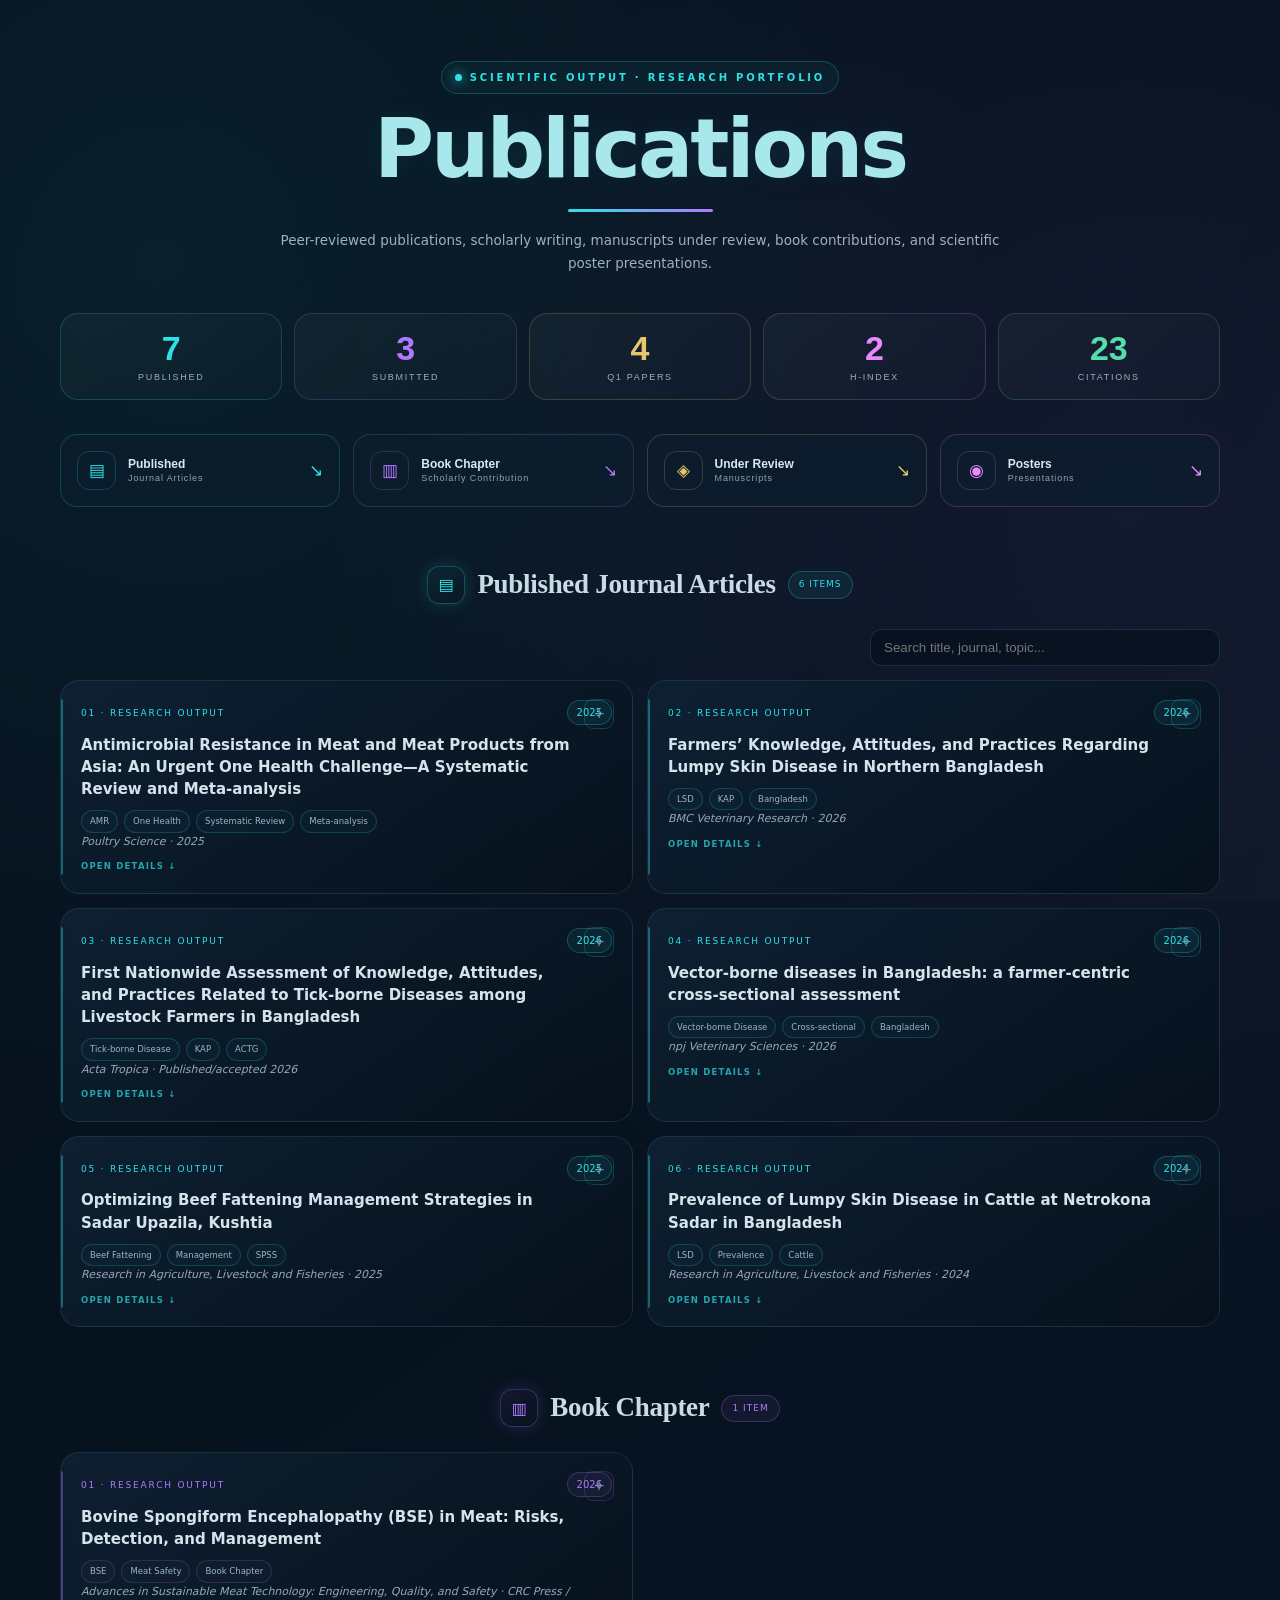
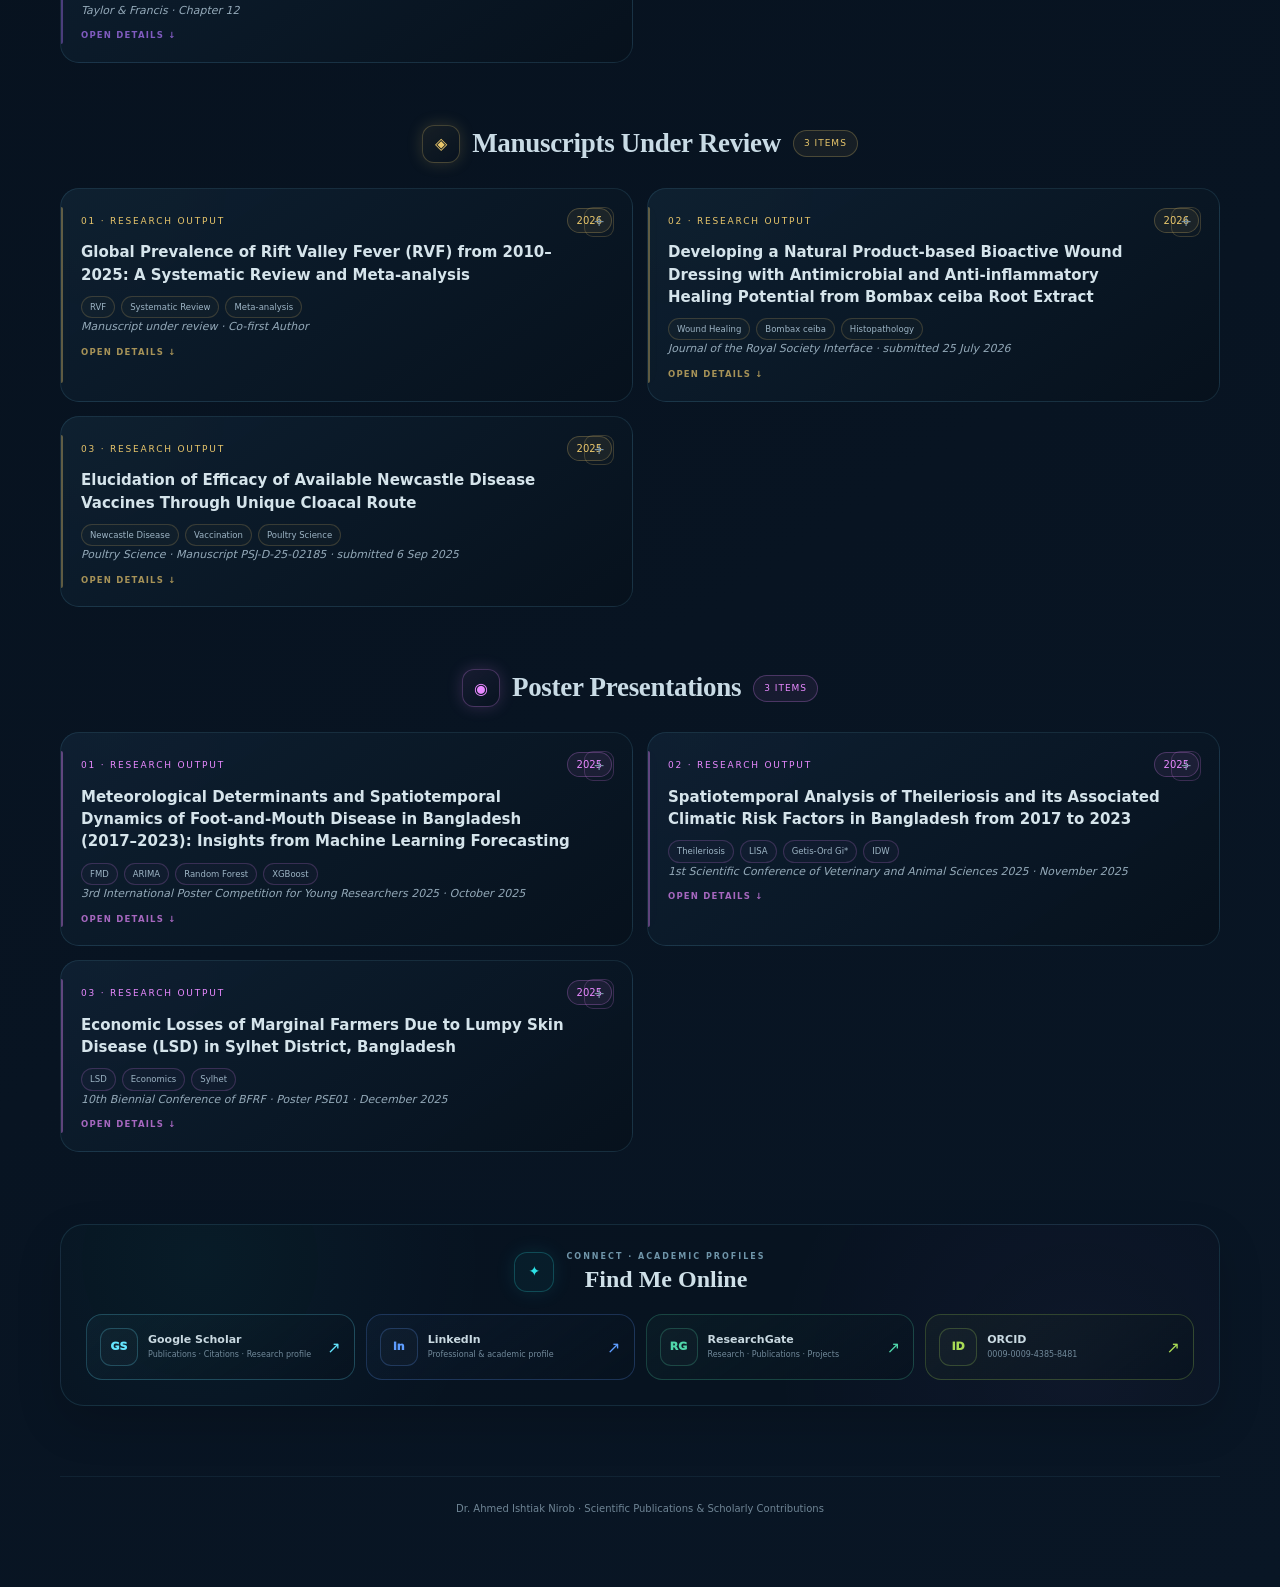
<file: publications.html>
<!DOCTYPE html>
<html lang="en">
<head>
<meta charset="utf-8">
<meta name="viewport" content="width=device-width, initial-scale=1, viewport-fit=cover">
<title>Publications · Dr. Ahmed Ishtiak Nirob</title>
<style>
:root{
 --bg:#06101c;--bg2:#091625;--card:#0d1d2d;--card2:#102438;--text:#dbe8f2;--muted:#91a7ba;
 --cyan:#2de2e6;--blue:#6f8cff;--violet:#b277ff;--gold:#e8c66b;--pink:#e889ff;--green:#53dfaa;
 --line:rgba(120,205,235,.18);--white:rgba(235,244,250,.9);
}
*{box-sizing:border-box}
html{scroll-behavior:smooth;scroll-padding-top:35px}
body{margin:0;color:var(--text);background:
 radial-gradient(circle at 12% 8%,rgba(45,226,230,.07),transparent 27%),
 radial-gradient(circle at 88% 16%,rgba(178,119,255,.07),transparent 28%),
 linear-gradient(145deg,var(--bg),var(--bg2));font:14px/1.7 Inter,ui-sans-serif,system-ui,-apple-system,"Segoe UI",sans-serif;overflow-x:hidden}
body:before{content:"";position:fixed;inset:0;pointer-events:none;z-index:0;background:linear-gradient(110deg,transparent 38%,rgba(255,255,255,.018) 50%,transparent 62%);background-size:240% 100%;animation:softSweep 14s linear infinite}
@keyframes softSweep{to{background-position:-240% 0}}
@keyframes drift{0%,100%{transform:translateY(0)}50%{transform:translateY(-4px)}}
@keyframes glow{0%,100%{box-shadow:0 0 0 rgba(45,226,230,0)}50%{box-shadow:0 0 24px rgba(45,226,230,.13)}}
@keyframes colorShift{0%,100%{background-position:0% 50%}50%{background-position:100% 50%}}
@keyframes rise{from{opacity:0;transform:translateY(16px)}to{opacity:1;transform:none}}
.wrap{position:relative;z-index:1;width:min(1160px,calc(100% - 32px));margin:auto;padding:56px 0 70px}
.hero{text-align:center;padding:5px 0 30px}
.eyebrow{display:inline-flex;align-items:center;gap:8px;padding:7px 13px;border:1px solid rgba(45,226,230,.22);border-radius:999px;background:rgba(45,226,230,.045);color:var(--cyan);font-size:10px;font-weight:900;letter-spacing:2.8px;text-transform:uppercase;animation:glow 3.4s ease-in-out infinite}
.eyebrow i{width:7px;height:7px;border-radius:50%;background:var(--cyan);box-shadow:0 0 12px var(--cyan)}
h1{margin:15px 0 10px;font-size:clamp(46px,7vw,82px);line-height:.98;letter-spacing:-3px;color:#a8e8ec;text-shadow:0 0 28px rgba(45,226,230,.08)}
.hero-line{width:145px;height:3px;margin:20px auto 17px;border-radius:99px;background:linear-gradient(90deg,var(--cyan),var(--violet),var(--cyan));background-size:200% 100%;animation:colorShift 5s ease infinite}
.lead{max-width:720px;margin:auto;color:#9db1c1;font-size:13.5px}
.stats{display:grid;grid-template-columns:repeat(5,1fr);gap:12px;margin:8px 0 34px}
.stat{border:1px solid var(--stat-line);border-radius:18px;background:linear-gradient(145deg,rgba(255,255,255,.035),rgba(255,255,255,.012));padding:17px 10px;text-align:center;cursor:pointer;transition:transform .35s,box-shadow .35s,border-color .35s,background .35s;animation:drift 5s ease-in-out infinite}
.stat:nth-child(2){animation-delay:.3s}.stat:nth-child(3){animation-delay:.6s}.stat:nth-child(4){animation-delay:.9s}.stat:nth-child(5){animation-delay:1.2s}
.stat:hover{transform:translateY(-7px) scale(1.025);border-color:var(--stat);box-shadow:0 12px 34px var(--stat-glow),0 0 18px var(--stat-glow);background:linear-gradient(145deg,var(--stat-bg),rgba(255,255,255,.02))}
.stat b{display:block;color:var(--stat);font-size:34px;line-height:1.05;font-weight:850;transition:transform .35s,text-shadow .35s}
.stat:hover b{transform:scale(1.16);text-shadow:0 0 18px var(--stat)}
.stat span{display:block;margin-top:5px;color:#9eb0bf;font-size:9px;letter-spacing:1.7px;text-transform:uppercase}
.s-pub{--stat:var(--cyan);--stat-line:rgba(45,226,230,.2);--stat-glow:rgba(45,226,230,.14);--stat-bg:rgba(45,226,230,.055)}
.s-sub{--stat:var(--violet);--stat-line:rgba(178,119,255,.2);--stat-glow:rgba(178,119,255,.14);--stat-bg:rgba(178,119,255,.055)}
.s-q1{--stat:var(--gold);--stat-line:rgba(232,198,107,.2);--stat-glow:rgba(232,198,107,.13);--stat-bg:rgba(232,198,107,.045)}
.s-h{--stat:var(--pink);--stat-line:rgba(232,137,255,.2);--stat-glow:rgba(232,137,255,.13);--stat-bg:rgba(232,137,255,.045)}
.s-cite{--stat:var(--green);--stat-line:rgba(83,223,170,.2);--stat-glow:rgba(83,223,170,.13);--stat-bg:rgba(83,223,170,.045)}
.quick-nav{display:grid;grid-template-columns:repeat(4,1fr);gap:13px;margin:0 0 55px}
.nav-card{position:relative;display:flex;align-items:center;gap:12px;text-align:left;padding:16px;border-radius:17px;border:1px solid var(--nav-line);background:rgba(13,29,45,.76);color:var(--text);cursor:pointer;transition:.35s;overflow:hidden}
.nav-card:after{content:"";position:absolute;inset:0;background:linear-gradient(110deg,transparent,rgba(255,255,255,.035),transparent);transform:translateX(-120%);transition:.6s}
.nav-card:hover:after{transform:translateX(120%)}
.nav-card:hover{transform:translateY(-5px);box-shadow:0 16px 35px var(--nav-glow);border-color:var(--nav)}
.nav-icon{width:39px;height:39px;display:grid;place-items:center;border-radius:12px;border:1px solid var(--nav-line);color:var(--nav);font-size:17px;flex:none}
.nav-card b{display:block;font-size:12px}.nav-card small{display:block;color:#8fa4b5;font-size:9px;letter-spacing:.9px;margin-top:2px}.nav-card em{margin-left:auto;color:var(--nav);font-style:normal;font-size:17px;transition:.3s}.nav-card:hover em{transform:translate(3px,3px)}
.nav-pub{--nav:var(--cyan);--nav-line:rgba(45,226,230,.2);--nav-glow:rgba(45,226,230,.09)}
.nav-book{--nav:var(--violet);--nav-line:rgba(178,119,255,.2);--nav-glow:rgba(178,119,255,.09)}
.nav-review{--nav:var(--gold);--nav-line:rgba(232,198,107,.2);--nav-glow:rgba(232,198,107,.09)}
.nav-poster{--nav:var(--pink);--nav-line:rgba(232,137,255,.2);--nav-glow:rgba(232,137,255,.09)}
.section{margin:0 0 58px;scroll-margin-top:25px}
.section-head{display:flex;justify-content:center;align-items:center;gap:12px;margin-bottom:21px;text-align:center}
.section-title{display:flex;align-items:center;gap:12px}
.section-title h2{margin:0;font-family:Georgia,serif;font-size:27px;color:#dce8f0;letter-spacing:-.3px}
.section-mark{width:38px;height:38px;border-radius:12px;display:grid;place-items:center;font-family:system-ui;font-size:16px;border:1px solid var(--section-line);color:var(--section);background:var(--section-bg);box-shadow:0 0 18px var(--section-glow);animation:glow 3.1s ease-in-out infinite}
.section-count{padding:5px 10px;border:1px solid var(--section-line);border-radius:999px;color:var(--section);font-size:9px;letter-spacing:1px;text-transform:uppercase}
.sec-pub{--section:var(--cyan);--section-line:rgba(45,226,230,.2);--section-bg:rgba(45,226,230,.045);--section-glow:rgba(45,226,230,.1)}
.sec-book{--section:var(--violet);--section-line:rgba(178,119,255,.2);--section-bg:rgba(178,119,255,.045);--section-glow:rgba(178,119,255,.1)}
.sec-review{--section:var(--gold);--section-line:rgba(232,198,107,.2);--section-bg:rgba(232,198,107,.045);--section-glow:rgba(232,198,107,.1)}
.sec-poster{--section:var(--pink);--section-line:rgba(232,137,255,.2);--section-bg:rgba(232,137,255,.045);--section-glow:rgba(232,137,255,.1)}
.controls{display:flex;justify-content:flex-end;margin:0 0 14px}.search{width:min(350px,100%);padding:10px 13px;border-radius:12px;border:1px solid rgba(120,205,235,.16);background:rgba(7,17,28,.7);color:var(--text);outline:none}.search:focus{border-color:var(--cyan);box-shadow:0 0 18px rgba(45,226,230,.08)}
.grid{display:grid;grid-template-columns:1fr 1fr;gap:14px}
.paper{border:1px solid rgba(120,205,235,.15);border-radius:19px;background:linear-gradient(145deg,rgba(14,32,50,.9),rgba(8,19,31,.92));overflow:hidden;transition:.35s;animation:rise .55s both}
.paper:hover{transform:translateY(-6px);border-color:rgba(120,205,235,.34);box-shadow:0 18px 42px rgba(0,0,0,.22)}
.paper summary{list-style:none;cursor:pointer;padding:19px 20px;position:relative}.paper summary::-webkit-details-marker{display:none}
.paper summary:after{content:"+";position:absolute;right:18px;top:18px;width:28px;height:28px;display:grid;place-items:center;border:1px solid rgba(120,205,235,.16);border-radius:9px;color:#86a2b5;transition:.3s}.paper[open] summary:after{content:"−";color:var(--cyan);background:rgba(45,226,230,.05)}
.paper-num{font-size:9px;letter-spacing:1.8px;color:#7792a6;text-transform:uppercase}.paper-year{float:right;color:#a7bccb;font-size:10px;padding:3px 9px;border-radius:999px;border:1px solid rgba(120,205,235,.15)}
.paper-title{font-size:15px;font-weight:820;line-height:1.48;margin:10px 38px 9px 0;color:#dbe7ef}.paper-meta{color:#8fa5b6;font-size:11px;font-style:italic;margin-right:32px}.tags{display:flex;flex-wrap:wrap;gap:6px;margin-top:10px}.tags span{padding:3px 8px;border-radius:999px;color:#a9bfd0;border:1px solid rgba(120,205,235,.14);font-size:8.5px;background:rgba(120,205,235,.025)}
.openhint{margin-top:8px;color:#6f95a9;font-size:8.5px;font-weight:800;letter-spacing:1.2px;text-transform:uppercase}
.body{padding:0 20px 20px;animation:rise .35s both}.desc{margin:0 0 14px;color:#9eb2c1;font-size:12px;line-height:1.75}
.contrib{padding:13px 14px;border-radius:14px;border:1px solid rgba(83,223,170,.18);background:rgba(83,223,170,.035);position:relative;margin-bottom:14px}.contrib:before{content:"";position:absolute;left:0;top:10px;bottom:10px;width:3px;border-radius:4px;background:var(--green);box-shadow:0 0 10px rgba(83,223,170,.3)}.contrib-label{font-size:8.5px;letter-spacing:1.8px;text-transform:uppercase;color:var(--green);font-weight:900;margin-bottom:5px}.contrib-text{font-size:11.5px;color:#c9d9df}
.actions{display:flex;gap:9px}.view{width:100%;display:flex;justify-content:center;align-items:center;gap:7px;padding:11px 13px;border-radius:12px;text-decoration:none;color:#06131b;background:linear-gradient(100deg,var(--cyan),#86e8d4,var(--cyan));background-size:220% 100%;animation:colorShift 5s ease infinite;font-size:11px;font-weight:900;transition:.28s}.view:hover{transform:translateY(-3px);box-shadow:0 12px 25px rgba(45,226,230,.18)}.scholar{background:linear-gradient(100deg,#8c76ff,#c99cff,#8c76ff);color:#100a1d}.doi{margin-top:8px;color:#70899a;font-size:9px;word-break:break-all}
.empty{display:none;padding:25px;text-align:center;border:1px dashed rgba(120,205,235,.16);border-radius:15px;color:#7f96a7}
.footer{text-align:center;color:#6f8595;font-size:10px;margin-top:70px;padding-top:23px;border-top:1px solid rgba(120,205,235,.08)}
@media(max-width:850px){.stats{grid-template-columns:repeat(3,1fr)}.quick-nav{grid-template-columns:1fr 1fr}.grid{grid-template-columns:1fr}}
@media(max-width:540px){.wrap{width:calc(100% - 20px);padding-top:38px}.stats{grid-template-columns:1fr 1fr}.stats .stat:last-child{grid-column:span 2}.quick-nav{grid-template-columns:1fr}.section-title h2{font-size:23px}.section-head{flex-wrap:wrap}}
@media(prefers-reduced-motion:reduce){*,*:before,*:after{animation:none!important;transition:none!important}}

/* === LOWER SECTION NEON DETAIL UPGRADE === */
.section{--accent:var(--cyan);--accent-rgb:45,226,230;--accent-soft:rgba(45,226,230,.07);--accent-line:rgba(45,226,230,.24);--accent-glow:rgba(45,226,230,.18)}
.sec-pub{--accent:var(--cyan);--accent-rgb:45,226,230;--accent-soft:rgba(45,226,230,.065);--accent-line:rgba(45,226,230,.25);--accent-glow:rgba(45,226,230,.18)}
.sec-book{--accent:var(--violet);--accent-rgb:178,119,255;--accent-soft:rgba(178,119,255,.065);--accent-line:rgba(178,119,255,.25);--accent-glow:rgba(178,119,255,.18)}
.sec-review{--accent:var(--gold);--accent-rgb:232,198,107;--accent-soft:rgba(232,198,107,.065);--accent-line:rgba(232,198,107,.25);--accent-glow:rgba(232,198,107,.18)}
.sec-poster{--accent:var(--pink);--accent-rgb:232,137,255;--accent-soft:rgba(232,137,255,.065);--accent-line:rgba(232,137,255,.25);--accent-glow:rgba(232,137,255,.18)}

.section-title h2{
  color:#c9dbe5;
  transition:color .35s ease,text-shadow .35s ease,transform .35s ease;
}
.section-head:hover .section-title h2{
  color:var(--accent);
  text-shadow:0 0 18px var(--accent-glow);
  transform:translateY(-2px);
}
.section-mark{
  color:var(--accent);
  border-color:var(--accent-line);
  background:linear-gradient(145deg,var(--accent-soft),rgba(7,18,30,.25));
  box-shadow:0 0 16px var(--accent-glow);
  transition:transform .35s ease,box-shadow .35s ease,background .35s ease;
}
.section-head:hover .section-mark{
  transform:scale(1.1) rotate(-3deg);
  box-shadow:0 0 24px var(--accent-glow),inset 0 0 16px var(--accent-soft);
}
.section-count{
  color:var(--accent);
  border-color:var(--accent-line);
  background:var(--accent-soft);
  transition:transform .3s ease,box-shadow .3s ease,text-shadow .3s ease;
}
.section-head:hover .section-count{
  transform:scale(1.06);
  box-shadow:0 0 16px var(--accent-glow);
  text-shadow:0 0 10px var(--accent-glow);
}

/* Every publication card inherits its section's neon identity */
.section .paper{
  position:relative;
  border-color:rgba(120,205,235,.13);
  background:
    linear-gradient(145deg,rgba(14,32,50,.94),rgba(7,17,29,.95)),
    radial-gradient(circle at 8% 0%,var(--accent-soft),transparent 42%);
  transition:transform .38s ease,border-color .38s ease,box-shadow .38s ease,background .38s ease;
}
.section .paper:before{
  content:"";
  position:absolute;
  left:0;top:18px;bottom:18px;
  width:2px;
  border-radius:0 4px 4px 0;
  background:var(--accent);
  opacity:.38;
  box-shadow:0 0 12px var(--accent-glow);
  transition:width .35s ease,opacity .35s ease,box-shadow .35s ease;
}
.section .paper:hover{
  transform:translateY(-7px);
  border-color:var(--accent-line);
  box-shadow:0 18px 42px rgba(0,0,0,.25),0 0 24px var(--accent-glow);
  background:
    linear-gradient(145deg,rgba(15,35,54,.97),rgba(7,18,30,.96)),
    radial-gradient(circle at 8% 0%,var(--accent-soft),transparent 48%);
}
.section .paper:hover:before{width:4px;opacity:.95;box-shadow:0 0 18px var(--accent)}

.paper summary{
  transition:background .35s ease;
}
.paper summary:hover{
  background:linear-gradient(90deg,var(--accent-soft),transparent 72%);
}
.paper-num{
  color:var(--accent);
  transition:color .3s ease,text-shadow .3s ease,transform .3s ease;
}
.paper summary:hover .paper-num{
  text-shadow:0 0 12px var(--accent-glow);
  transform:translateX(2px);
}
.paper-year{
  color:var(--accent);
  border-color:var(--accent-line);
  background:var(--accent-soft);
  transition:transform .3s ease,box-shadow .3s ease,text-shadow .3s ease;
}
.paper summary:hover .paper-year{
  transform:scale(1.08);
  box-shadow:0 0 14px var(--accent-glow);
  text-shadow:0 0 10px var(--accent-glow);
}
.paper-title{
  color:#d5e4eb;
  transition:color .35s ease,text-shadow .35s ease,transform .35s ease;
}
.paper summary:hover .paper-title{
  color:var(--accent);
  text-shadow:0 0 16px var(--accent-glow);
  transform:translateX(2px);
}
.paper-meta{
  color:#93a9b8;
  transition:color .3s ease,text-shadow .3s ease;
}
.paper summary:hover .paper-meta{
  color:#b7cbd5;
  text-shadow:0 0 9px rgba(var(--accent-rgb),.16);
}
.tags span{
  color:#9db5c5;
  border-color:rgba(var(--accent-rgb),.19);
  background:rgba(var(--accent-rgb),.025);
  transition:color .25s ease,background .25s ease,border-color .25s ease,transform .25s ease,box-shadow .25s ease;
}
.tags span:hover{
  color:var(--accent);
  background:rgba(var(--accent-rgb),.08);
  border-color:rgba(var(--accent-rgb),.42);
  transform:translateY(-2px) scale(1.04);
  box-shadow:0 0 12px rgba(var(--accent-rgb),.12);
}
.openhint{
  color:rgba(var(--accent-rgb),.7);
  transition:color .3s ease,text-shadow .3s ease,transform .3s ease;
}
.paper summary:hover .openhint{
  color:var(--accent);
  text-shadow:0 0 10px var(--accent-glow);
  transform:translateX(3px);
}
.paper summary:after{
  border-color:rgba(var(--accent-rgb),.2);
  color:#7893a5;
  background:rgba(var(--accent-rgb),.018);
  transition:transform .3s ease,color .3s ease,border-color .3s ease,box-shadow .3s ease;
}
.paper summary:hover:after{
  color:var(--accent);
  border-color:var(--accent-line);
  box-shadow:0 0 14px var(--accent-glow);
  transform:scale(1.08);
}
.paper[open] summary:after{
  color:var(--accent);
  border-color:var(--accent-line);
  background:var(--accent-soft);
  box-shadow:0 0 13px var(--accent-glow);
}
.desc{
  color:#9eb2c1;
  transition:color .3s ease;
}
.body:hover .desc{color:#adc0cb}
.contrib{
  border-color:rgba(var(--accent-rgb),.2);
  background:linear-gradient(135deg,rgba(var(--accent-rgb),.055),rgba(7,18,30,.18));
  transition:border-color .3s ease,box-shadow .3s ease,transform .3s ease,background .3s ease;
}
.contrib:before{
  background:var(--accent);
  box-shadow:0 0 12px var(--accent-glow);
}
.contrib:hover{
  border-color:var(--accent-line);
  box-shadow:0 0 20px var(--accent-glow);
  transform:translateY(-2px);
  background:linear-gradient(135deg,rgba(var(--accent-rgb),.085),rgba(7,18,30,.2));
}
.contrib-label{
  color:var(--accent);
  text-shadow:0 0 9px var(--accent-glow);
  transition:transform .3s ease,text-shadow .3s ease;
}
.contrib:hover .contrib-label{
  transform:translateX(2px);
  text-shadow:0 0 15px var(--accent-glow);
}
.contrib-text{
  color:#c3d4dc;
  transition:color .3s ease;
}
.contrib:hover .contrib-text{color:#d2e0e6}
.doi{
  color:#718b9b;
  transition:color .3s ease,text-shadow .3s ease;
}
.doi strong{color:var(--accent);transition:text-shadow .3s ease}
.doi:hover{
  color:#a9bdc8;
  text-shadow:0 0 8px rgba(var(--accent-rgb),.12);
}
.doi:hover strong{text-shadow:0 0 11px var(--accent-glow)}
.section .view{
  color:#07131a;
  background:linear-gradient(100deg,var(--accent),rgba(255,255,255,.78),var(--accent));
  background-size:220% 100%;
  box-shadow:0 0 0 rgba(var(--accent-rgb),0);
  transition:transform .3s ease,box-shadow .3s ease,filter .3s ease;
}
.section .view:hover{
  transform:translateY(-4px) scale(1.012);
  box-shadow:0 12px 28px rgba(var(--accent-rgb),.2),0 0 20px rgba(var(--accent-rgb),.12);
  filter:saturate(1.08);
}
.section .view span{
  transition:transform .3s ease;
}
.section .view:hover span{transform:translate(3px,-2px)}
.section .scholar{
  color:#f0eaff;
  background:linear-gradient(100deg,#705cff,#aa83ff,#705cff);
  background-size:220% 100%;
}
.section .scholar:hover{box-shadow:0 12px 28px rgba(178,119,255,.2),0 0 20px rgba(178,119,255,.13)}

/* Search also joins the neon language */
.search{
  border-color:rgba(45,226,230,.16);
  transition:border-color .3s ease,box-shadow .3s ease,transform .3s ease;
}
.search:hover,.search:focus{
  border-color:rgba(45,226,230,.38);
  box-shadow:0 0 18px rgba(45,226,230,.09);
  transform:translateY(-1px);
}


/* === ACADEMIC PROFILE LINKS === */
.profile-links{
  margin:72px 0 8px;
  padding:25px;
  border:1px solid rgba(120,205,235,.13);
  border-radius:24px;
  background:
    radial-gradient(circle at 12% 20%,rgba(45,226,230,.045),transparent 28%),
    radial-gradient(circle at 88% 80%,rgba(178,119,255,.045),transparent 30%),
    rgba(8,19,31,.62);
  box-shadow:0 18px 45px rgba(0,0,0,.16);
}
.profile-links-head{
  display:flex;
  align-items:center;
  justify-content:center;
  gap:12px;
  margin-bottom:20px;
  text-align:center;
}
.profile-orbit{
  width:40px;height:40px;
  display:grid;place-items:center;
  border-radius:13px;
  color:var(--cyan);
  border:1px solid rgba(45,226,230,.24);
  background:rgba(45,226,230,.05);
  box-shadow:0 0 20px rgba(45,226,230,.11);
  animation:drift 4s ease-in-out infinite;
}
.profile-kicker{
  color:#6f95a9;
  font-size:8px;
  font-weight:900;
  letter-spacing:2px;
}
.profile-links-head h2{
  margin:2px 0 0;
  color:#cfe0e8;
  font:700 24px/1.2 Georgia,serif;
  transition:color .3s ease,text-shadow .3s ease;
}
.profile-links:hover .profile-links-head h2{
  color:var(--cyan);
  text-shadow:0 0 16px rgba(45,226,230,.14);
}
.profile-grid{
  display:grid;
  grid-template-columns:repeat(4,1fr);
  gap:11px;
}
.profile-card{
  --p:#2de2e6;
  --p-line:rgba(45,226,230,.22);
  --p-bg:rgba(45,226,230,.045);
  --p-glow:rgba(45,226,230,.13);
  position:relative;
  min-width:0;
  display:flex;
  align-items:center;
  gap:10px;
  padding:13px;
  border:1px solid var(--p-line);
  border-radius:16px;
  background:linear-gradient(145deg,var(--p-bg),rgba(7,18,30,.65));
  text-decoration:none;
  color:var(--text);
  overflow:hidden;
  transition:transform .35s ease,border-color .35s ease,box-shadow .35s ease,background .35s ease;
}
.profile-card:before{
  content:"";
  position:absolute;
  inset:0;
  background:linear-gradient(105deg,transparent 25%,rgba(255,255,255,.045) 50%,transparent 75%);
  transform:translateX(-130%);
  transition:transform .7s ease;
}
.profile-card:hover:before{transform:translateX(130%)}
.profile-card:hover{
  transform:translateY(-6px) scale(1.015);
  border-color:var(--p);
  box-shadow:0 14px 32px rgba(0,0,0,.2),0 0 22px var(--p-glow);
  background:linear-gradient(145deg,var(--p-bg),rgba(10,24,39,.82));
}
.profile-icon{
  position:relative;z-index:1;
  width:38px;height:38px;flex:none;
  display:grid;place-items:center;
  border-radius:11px;
  border:1px solid var(--p-line);
  color:var(--p);
  background:rgba(255,255,255,.018);
  font-size:11px;font-weight:950;
  transition:transform .3s ease,box-shadow .3s ease,text-shadow .3s ease;
}
.profile-card:hover .profile-icon{
  transform:scale(1.1) rotate(-3deg);
  box-shadow:0 0 15px var(--p-glow);
  text-shadow:0 0 9px var(--p);
}
.profile-copy{
  position:relative;z-index:1;
  min-width:0;
  display:block;
}
.profile-copy strong{
  display:block;
  color:#c9d9e1;
  font-size:11px;
  line-height:1.25;
  transition:color .3s ease,text-shadow .3s ease;
}
.profile-copy small{
  display:block;
  margin-top:3px;
  color:#71899a;
  font-size:8px;
  line-height:1.35;
  white-space:nowrap;
  overflow:hidden;
  text-overflow:ellipsis;
  transition:color .3s ease;
}
.profile-card:hover .profile-copy strong{
  color:var(--p);
  text-shadow:0 0 10px var(--p-glow);
}
.profile-card:hover .profile-copy small{color:#9eb4c0}
.profile-arrow{
  position:relative;z-index:1;
  margin-left:auto;
  color:var(--p);
  font-size:16px;
  transition:transform .3s ease,text-shadow .3s ease;
}
.profile-card:hover .profile-arrow{
  transform:translate(3px,-3px);
  text-shadow:0 0 10px var(--p);
}
.scholar-profile{--p:#65e6ff;--p-line:rgba(101,230,255,.23);--p-bg:rgba(101,230,255,.045);--p-glow:rgba(101,230,255,.14)}
.linkedin-profile{--p:#5e9dff;--p-line:rgba(94,157,255,.23);--p-bg:rgba(94,157,255,.045);--p-glow:rgba(94,157,255,.14)}
.researchgate-profile{--p:#50d6aa;--p-line:rgba(80,214,170,.23);--p-bg:rgba(80,214,170,.045);--p-glow:rgba(80,214,170,.14)}
.orcid-profile{--p:#a9dc55;--p-line:rgba(169,220,85,.23);--p-bg:rgba(169,220,85,.045);--p-glow:rgba(169,220,85,.14)}

@media(max-width:850px){
  .profile-grid{grid-template-columns:1fr 1fr}
}
@media(max-width:540px){
  .profile-links{padding:19px}
  .profile-grid{grid-template-columns:1fr}
}

</style>
</head>
<body>
<div class="wrap">
<header class="hero">
 <div class="eyebrow"><i></i> Scientific Output · Research Portfolio</div>
 <h1>Publications</h1>
 <div class="hero-line"></div>
 <p class="lead">Peer-reviewed publications, scholarly writing, manuscripts under review, book contributions, and scientific poster presentations.</p>
</header>

<section class="stats" aria-label="Publication metrics">
 <button class="stat s-pub" data-target="published"><b>7</b><span>Published</span></button>
 <button class="stat s-sub" data-target="review"><b>3</b><span>Submitted</span></button>
 <button class="stat s-q1" data-target="published"><b>4</b><span>Q1 Papers</span></button>
 <button class="stat s-h" data-target="published"><b>2</b><span>h-index</span></button>
 <button class="stat s-cite" data-target="published"><b>23</b><span>Citations</span></button>
</section>


  <section class="quick-nav" aria-label="Publication sections">
    <button class="nav-card nav-pub" data-target="published"><span class="nav-icon">▤</span><span><b>Published</b><small>Journal Articles</small></span><em>↘</em></button>
    <button class="nav-card nav-book" data-target="book"><span class="nav-icon">▥</span><span><b>Book Chapter</b><small>Scholarly Contribution</small></span><em>↘</em></button>
    <button class="nav-card nav-review" data-target="review"><span class="nav-icon">◈</span><span><b>Under Review</b><small>Manuscripts</small></span><em>↘</em></button>
    <button class="nav-card nav-poster" data-target="poster"><span class="nav-icon">◉</span><span><b>Posters</b><small>Presentations</small></span><em>↘</em></button>
  </section>

<div id="publication-sections"></div>

<section class="profile-links" aria-label="Academic and professional profiles">
  <div class="profile-links-head">
    <span class="profile-orbit">✦</span>
    <div>
      <div class="profile-kicker">CONNECT · ACADEMIC PROFILES</div>
      <h2>Find Me Online</h2>
    </div>
  </div>

  <div class="profile-grid">
    <a class="profile-card scholar-profile" href="https://scholar.google.com/citations?user=nqe--60AAAAJ&hl=en&authuser=1" target="_blank" rel="noopener noreferrer">
      <span class="profile-icon">GS</span>
      <span class="profile-copy"><strong>Google Scholar</strong><small>Publications · Citations · Research profile</small></span>
      <span class="profile-arrow">↗</span>
    </a>

    <a class="profile-card linkedin-profile" href="https://www.linkedin.com/in/ahmed-ishtiak-nirob/" target="_blank" rel="noopener noreferrer">
      <span class="profile-icon">in</span>
      <span class="profile-copy"><strong>LinkedIn</strong><small>Professional &amp; academic profile</small></span>
      <span class="profile-arrow">↗</span>
    </a>

    <a class="profile-card researchgate-profile" href="https://www.researchgate.net/profile/Ahmed-Ishtiak-Nirob" target="_blank" rel="noopener noreferrer">
      <span class="profile-icon">RG</span>
      <span class="profile-copy"><strong>ResearchGate</strong><small>Research · Publications · Projects</small></span>
      <span class="profile-arrow">↗</span>
    </a>

    <a class="profile-card orcid-profile" href="https://orcid.org/0009-0009-4385-8481" target="_blank" rel="noopener noreferrer">
      <span class="profile-icon">iD</span>
      <span class="profile-copy"><strong>ORCID</strong><small>0009-0009-4385-8481</small></span>
      <span class="profile-arrow">↗</span>
    </a>
  </div>
</section>

<footer class="footer">Dr. Ahmed Ishtiak Nirob · Scientific Publications &amp; Scholarly Contributions</footer>
</div>
<script>
const papers=[{"section": "Published Journal Articles", "y": 2025, "t": "Antimicrobial Resistance in Meat and Meat Products from Asia: An Urgent One Health Challenge—A Systematic Review and Meta-analysis", "tags": ["AMR", "One Health", "Systematic Review", "Meta-analysis"], "meta": "Poultry Science · 2025", "url": "https://doi.org/10.1016/j.psj.2025.105811", "linklabel": "View Article", "d": "Systematic review and meta-analysis on antimicrobial resistance in meat and meat products from Asia. Received 6 Aug 2025, accepted 9 Sep 2025, and published online 10 Sep 2025.", "c": "Title/Abstract Screening · Full-text Assessment · Data Extraction · Quality Assessment · Data Curation · Validation.", "doi": "10.1016/j.psj.2025.105811"}, {"section": "Published Journal Articles", "y": 2026, "t": "Farmers’ Knowledge, Attitudes, and Practices Regarding Lumpy Skin Disease in Northern Bangladesh", "tags": ["LSD", "KAP", "Bangladesh"], "meta": "BMC Veterinary Research · 2026", "url": "https://doi.org/10.1186/s12917-026-05555-z", "linklabel": "View Article", "d": "KAP study involving 444 livestock farmers across 16 districts of Northern Bangladesh, with field data collected using KoboToolbox and statistical analysis reported using R.", "c": "Data Curation · Validation.", "doi": "10.1186/s12917-026-05555-z"}, {"section": "Published Journal Articles", "y": 2026, "t": "First Nationwide Assessment of Knowledge, Attitudes, and Practices Related to Tick-borne Diseases among Livestock Farmers in Bangladesh", "tags": ["Tick-borne Disease", "KAP", "ACTG"], "meta": "Acta Tropica · Published/accepted 2026", "url": "https://doi.org/10.1016/j.actatropica.2026.108126", "linklabel": "View Article", "d": "Nationwide KAP study involving 451 livestock farmers across eight divisions, using KoboToolbox-based field collection and R-based analysis.", "c": "Data Collection · Data Entry / Revision · Data Cleaning.", "doi": "10.1016/j.actatropica.2026.108126"}, {"section": "Published Journal Articles", "y": 2026, "t": "Vector-borne diseases in Bangladesh: a farmer-centric cross-sectional assessment", "tags": ["Vector-borne Disease", "Cross-sectional", "Bangladesh"], "meta": "npj Veterinary Sciences · 2026", "url": "https://www.nature.com/articles/s44433-026-00013-w", "linklabel": "View Article", "d": "Farmer-centric cross-sectional assessment of vector-borne diseases in Bangladesh.", "c": "Data Collection · Data Curation · Validation.", "doi": "s44433-026-00013-w"}, {"section": "Published Journal Articles", "y": 2025, "t": "Optimizing Beef Fattening Management Strategies in Sadar Upazila, Kushtia", "tags": ["Beef Fattening", "Management", "SPSS"], "meta": "Research in Agriculture, Livestock and Fisheries · 2025", "url": "https://doi.org/10.3329/ralf.v12i2.84189", "linklabel": "View Article", "d": "Field research examining beef-fattening management strategies in Sadar Upazila, Kushtia.", "c": "SPSS-based Statistical Analysis.", "doi": "10.3329/ralf.v12i2.84189"}, {"section": "Published Journal Articles", "y": 2024, "t": "Prevalence of Lumpy Skin Disease in Cattle at Netrokona Sadar in Bangladesh", "tags": ["LSD", "Prevalence", "Cattle"], "meta": "Research in Agriculture, Livestock and Fisheries · 2024", "url": "https://doi.org/10.3329/ralf.v11i2.76062", "linklabel": "View Article", "d": "Study assessing the prevalence of Lumpy Skin Disease in cattle at Netrokona Sadar, Bangladesh.", "c": "Data Collection · Data Curation · Validation.", "doi": "10.3329/ralf.v11i2.76062"}, {"section": "Book Chapter", "y": 2026, "t": "Bovine Spongiform Encephalopathy (BSE) in Meat: Risks, Detection, and Management", "tags": ["BSE", "Meat Safety", "Book Chapter"], "meta": "Advances in Sustainable Meat Technology: Engineering, Quality, and Safety · CRC Press / Taylor & Francis · Chapter 12", "url": "https://doi.org/10.1201/9781003689560-14", "linklabel": "View Chapter", "d": "Scholarly book chapter addressing risks, detection, and management of Bovine Spongiform Encephalopathy in meat.", "c": "Authored the Etiology section (Section 12.2).", "doi": "10.1201/9781003689560-14"}, {"section": "Manuscripts Under Review", "y": 2026, "t": "Global Prevalence of Rift Valley Fever (RVF) from 2010–2025: A Systematic Review and Meta-analysis", "tags": ["RVF", "Systematic Review", "Meta-analysis"], "meta": "Manuscript under review · Co-first Author", "url": "https://scholar.google.com/scholar?q=Global%20Prevalence%20of%20Rift%20Valley%20Fever%20%28RVF%29%20from%202010%E2%80%932025%3A%20A%20Systematic%20Review%20and%20Meta-analysis", "linklabel": "Google Scholar", "d": "Systematic review and meta-analysis of global RVF prevalence from 2010–2025.", "c": "Literature Screening · Data Extraction · Data Curation · Manuscript Writing · Review & Editing."}, {"section": "Manuscripts Under Review", "y": 2026, "t": "Developing a Natural Product-based Bioactive Wound Dressing with Antimicrobial and Anti-inflammatory Healing Potential from Bombax ceiba Root Extract", "tags": ["Wound Healing", "Bombax ceiba", "Histopathology"], "meta": "Journal of the Royal Society Interface · submitted 25 July 2026", "url": "https://scholar.google.com/scholar?q=Developing%20a%20Natural%20Product-based%20Bioactive%20Wound%20Dressing%20with%20Antimicrobial%20and%20Anti-inflammatory%20Healing%20Potential%20from%20Bombax%20ceiba%20Root%20Extract", "linklabel": "Google Scholar", "d": "Experimental wound-healing research using Bombax ceiba root extract, including animal handling, wound creation, tissue harvesting, and histopathological work.", "c": "Data Curation · Investigation."}, {"section": "Manuscripts Under Review", "y": 2025, "t": "Elucidation of Efficacy of Available Newcastle Disease Vaccines Through Unique Cloacal Route", "tags": ["Newcastle Disease", "Vaccination", "Poultry Science"], "meta": "Poultry Science · Manuscript PSJ-D-25-02185 · submitted 6 Sep 2025", "url": "https://scholar.google.com/scholar?q=Elucidation%20of%20Efficacy%20of%20Available%20Newcastle%20Disease%20Vaccines%20Through%20Unique%20Cloacal%20Route", "linklabel": "Google Scholar", "d": "Experimental study involving 200 day-old broiler chicks in 10 groups, comparing Newcastle Disease vaccine strains and routes using antibody titre and bursa of Fabricius histopathological assessment.", "c": "Methodology · Data Curation."}, {"section": "Poster Presentations", "y": 2025, "t": "Meteorological Determinants and Spatiotemporal Dynamics of Foot-and-Mouth Disease in Bangladesh (2017–2023): Insights from Machine Learning Forecasting", "tags": ["FMD", "ARIMA", "Random Forest", "XGBoost"], "meta": "3rd International Poster Competition for Young Researchers 2025 · October 2025", "url": "https://www.researchgate.net/publication/396750035_Meteorological_Determinants_and_Spatiotemporal_Dynamics_of_Foot-and-Mouth_Disease_in_Bangladesh_2017-2023_Insights_from_Machine_Learning_Forecasting", "linklabel": "View Poster on ResearchGate", "d": "Poster research on spatiotemporal patterns of Foot-and-Mouth Disease and meteorological influences in Bangladesh, 2017–2023. Methods described include ARIMA, Random Forest, and XGBoost.", "c": "Presenting Author."}, {"section": "Poster Presentations", "y": 2025, "t": "Spatiotemporal Analysis of Theileriosis and its Associated Climatic Risk Factors in Bangladesh from 2017 to 2023", "tags": ["Theileriosis", "LISA", "Getis-Ord Gi*", "IDW"], "meta": "1st Scientific Conference of Veterinary and Animal Sciences 2025 · November 2025", "url": "https://doi.org/10.13140/RG.2.2.16759.48808", "linklabel": "View Poster", "d": "Spatiotemporal analysis of Theileriosis and its climatic risk factors, using LISA, Getis-Ord Gi* hotspot analysis, IDW interpolation, and Spearman’s rank correlation.", "c": "Presenting Author.", "doi": "10.13140/RG.2.2.16759.48808"}, {"section": "Poster Presentations", "y": 2025, "t": "Economic Losses of Marginal Farmers Due to Lumpy Skin Disease (LSD) in Sylhet District, Bangladesh", "tags": ["LSD", "Economics", "Sylhet"], "meta": "10th Biennial Conference of BFRF · Poster PSE01 · December 2025", "url": "https://doi.org/10.13140/RG.2.2.12566.82240", "linklabel": "View Poster", "d": "Poster presentation examining the economic burden of Lumpy Skin Disease on marginal farmers in Sylhet District.", "c": "Presenting Author.", "doi": "10.13140/RG.2.2.12566.82240"}];
const esc=s=>String(s).replace(/&/g,'&amp;').replace(/</g,'&lt;').replace(/>/g,'&gt;').replace(/"/g,'&quot;');
const meta={
 "Published Journal Articles":{id:"published",icon:"▤",cls:"sec-pub"},
 "Book Chapter":{id:"book",icon:"▥",cls:"sec-book"},
 "Manuscripts Under Review":{id:"review",icon:"◈",cls:"sec-review"},
 "Poster Presentations":{id:"poster",icon:"◉",cls:"sec-poster"}
};
const groups=[...new Set(papers.map(p=>p.section))];
const root=document.getElementById("publication-sections");
root.innerHTML=groups.map((name,si)=>{
 const m=meta[name], arr=papers.filter(p=>p.section===name);
 return `<section class="section ${m.cls}" id="${m.id}">
   <div class="section-head">
    <div class="section-title"><span class="section-mark">${m.icon}</span><h2>${esc(name)}</h2><span class="section-count">${arr.length} ${arr.length===1?'item':'items'}</span></div>
   </div>
   ${si===0?'<div class="controls"><input id="search" class="search" placeholder="Search title, journal, topic..."></div>':''}
   <div class="grid">${arr.map((p,i)=>`
    <details class="paper" data-search="${esc((p.t+" "+p.meta+" "+p.tags.join(" ")).toLowerCase())}">
     <summary>
      <span class="paper-num">${String(i+1).padStart(2,"0")} · Research Output</span>
      <span class="paper-year">${p.y}</span>
      <div class="paper-title">${esc(p.t)}</div>
      <div class="tags">${p.tags.map(t=>`<span>${esc(t)}</span>`).join("")}</div>
      <div class="paper-meta">${esc(p.meta)}</div>
      <div class="openhint">Open details ↓</div>
     </summary>
     <div class="body">
      <p class="desc">${esc(p.d)}</p>
      <div class="contrib"><div class="contrib-label">My Contribution</div><div class="contrib-text">${esc(p.c)}</div></div>
      <div class="actions"><a class="view ${p.linklabel==="Google Scholar"?"scholar":""}" href="${esc(p.url)}" target="_blank" rel="noopener noreferrer">${esc(p.linklabel)} <span>↗</span></a></div>
      ${p.doi?`<div class="doi"><strong>DOI:</strong> ${esc(p.doi)}</div>`:""}
     </div>
    </details>`).join("")}</div>
   <div class="empty">No matching publication found.</div>
 </section>`;
}).join("");

document.querySelectorAll("[data-target]").forEach(el=>el.addEventListener("click",()=>{
 const target=document.getElementById(el.dataset.target);
 if(target) target.scrollIntoView({behavior:"smooth",block:"start"});
}));
const search=document.getElementById("search");
if(search) search.addEventListener("input",()=>{
 const q=search.value.trim().toLowerCase();
 document.querySelectorAll(".paper").forEach(p=>p.hidden=!!q&&!p.dataset.search.includes(q));
 document.querySelectorAll(".section").forEach(s=>{
  const cards=[...s.querySelectorAll(".paper")], empty=s.querySelector(".empty");
  if(empty) empty.style.display=cards.length&&cards.every(c=>c.hidden)?"block":"none";
 });
});
</script>
</body>
</html>
</file>
